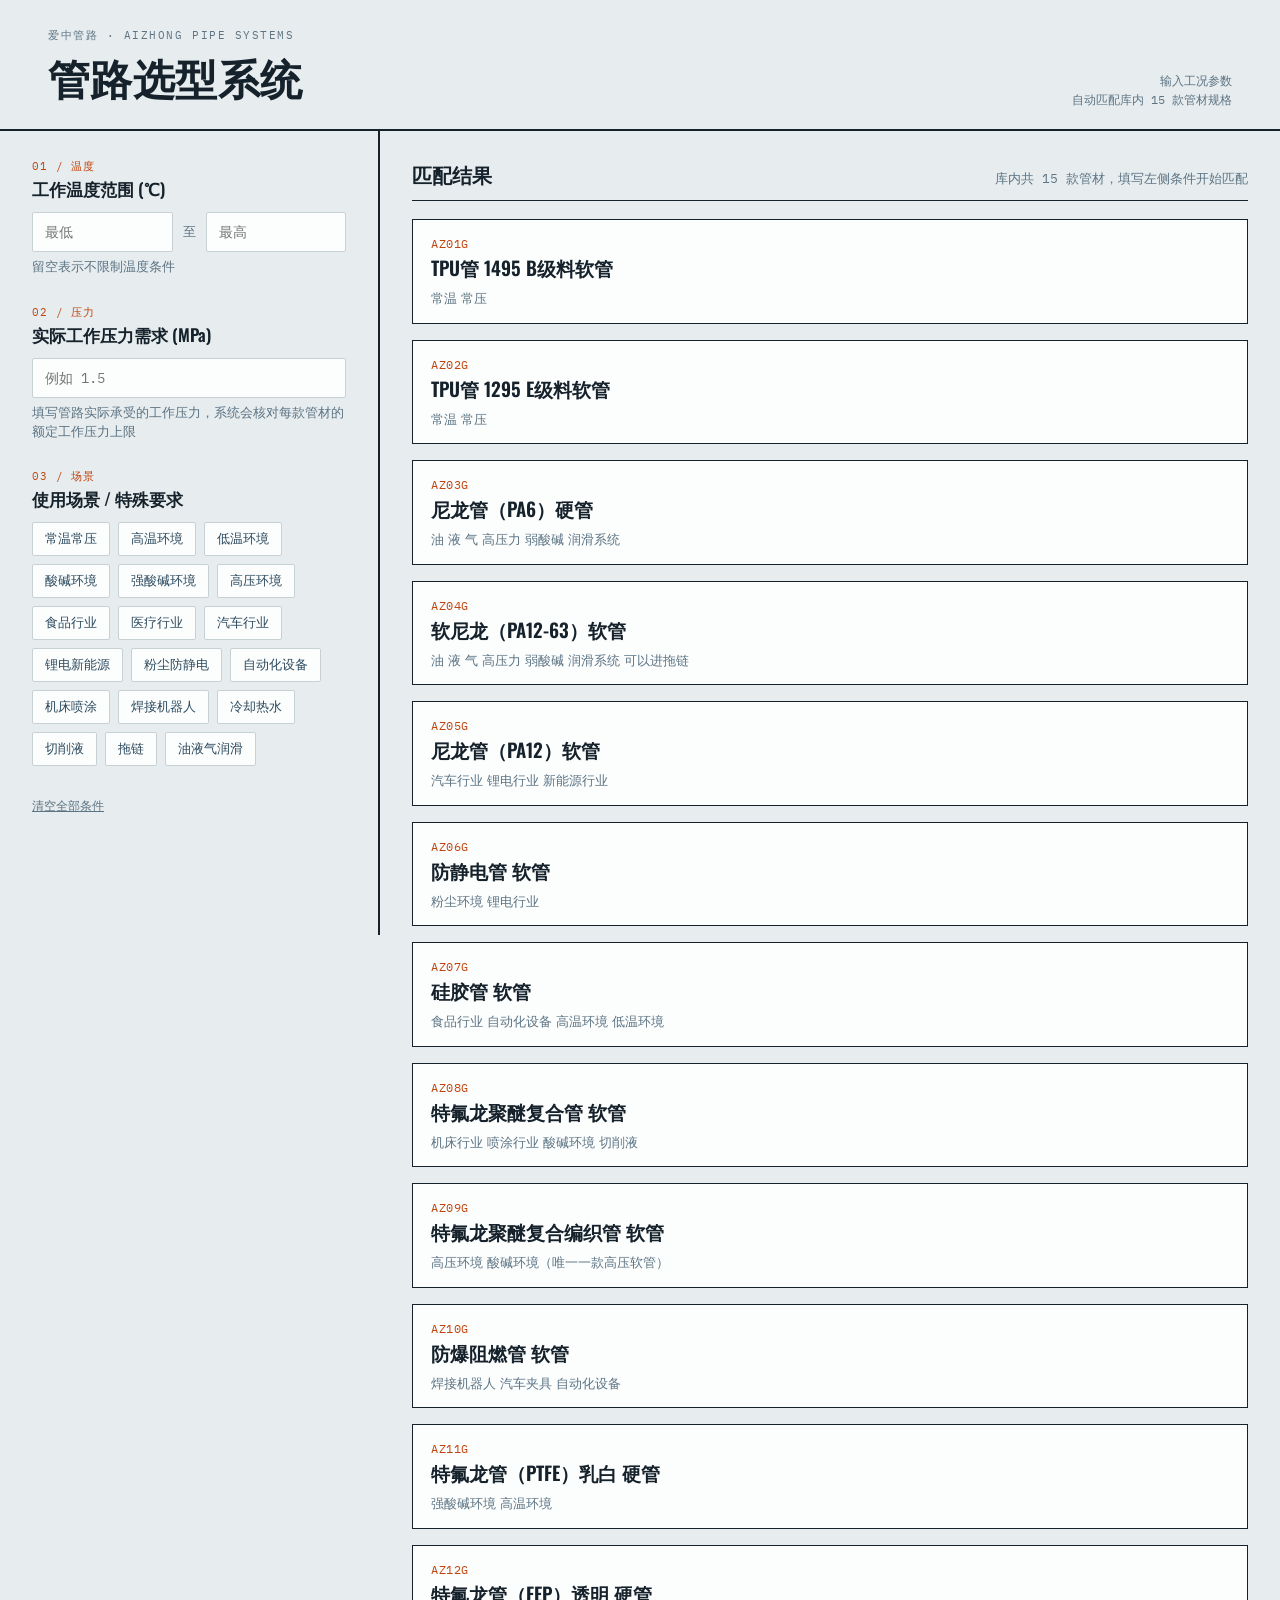
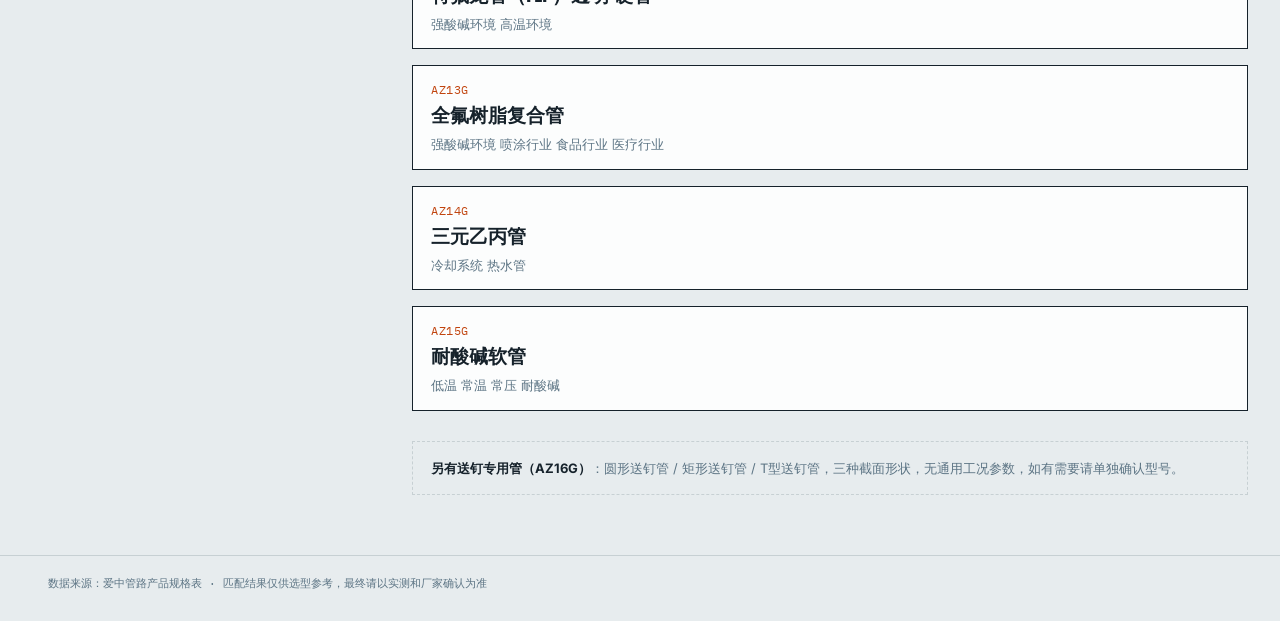
<file: wtf/index.html>
<!DOCTYPE html>
<html lang="zh-CN">
<head>
<meta charset="UTF-8">
<meta name="viewport" content="width=device-width, initial-scale=1.0">
<title>爱中管路 · 管路选型系统</title>
<link rel="preconnect" href="https://fonts.googleapis.com">
<link href="https://fonts.googleapis.com/css2?family=Oswald:wght@500;600;700&family=IBM+Plex+Mono:wght@400;500;600&family=Inter:wght@400;500;600;700&display=swap" rel="stylesheet">
<style>
  :root{
    --bg: #E7ECEE;
    --panel: #FCFDFD;
    --ink: #16222B;
    --steel: #2C4A5E;
    --steel-dim: #5C7484;
    --line: #C7D0D3;
    --accent: #C1440E;
    --accent-dim: #E7A184;
    --good: #2E7D4F;
    --good-bg: #E3F1E8;
    --mid: #B07A12;
    --mid-bg: #F5EBD4;
    --low: #8A97A0;
    --low-bg: #EDEFF0;
  }
  *{box-sizing:border-box;}
  body{
    margin:0;
    background:var(--bg);
    color:var(--ink);
    font-family:'Inter',sans-serif;
    -webkit-font-smoothing:antialiased;
  }
  ::selection{ background:var(--accent-dim); }

  header.top{
    padding:28px clamp(16px,4vw,48px) 20px;
    border-bottom:2px solid var(--ink);
    display:flex;
    justify-content:space-between;
    align-items:flex-end;
    flex-wrap:wrap;
    gap:12px;
  }
  .brand-mark{
    font-family:'IBM Plex Mono',monospace;
    font-size:11px;
    letter-spacing:.14em;
    color:var(--steel-dim);
  }
  h1{
    font-family:'Oswald',sans-serif;
    font-weight:700;
    font-size:clamp(28px,4vw,42px);
    margin:2px 0 0;
    letter-spacing:.01em;
    color:var(--ink);
  }
  .top-right{
    font-family:'IBM Plex Mono',monospace;
    font-size:12px;
    color:var(--steel-dim);
    text-align:right;
    line-height:1.6;
    max-width:280px;
  }

  main{
    display:grid;
    grid-template-columns: 380px 1fr;
    gap:0;
    align-items:start;
  }
  @media (max-width: 880px){
    main{ grid-template-columns: 1fr; }
  }

  .panel-input{
    position:sticky;
    top:0;
    padding:28px clamp(16px,3vw,32px) 40px;
    border-right:2px solid var(--ink);
    min-height:calc(100vh - 96px);
  }
  @media (max-width:880px){
    .panel-input{ position:relative; border-right:none; border-bottom:2px solid var(--ink); min-height:auto; }
  }

  .field-block{ margin-bottom:28px; }
  .field-num{
    font-family:'IBM Plex Mono',monospace;
    font-size:11px;
    color:var(--accent);
    letter-spacing:.08em;
  }
  .field-label{
    font-family:'Oswald',sans-serif;
    font-size:17px;
    font-weight:600;
    margin:2px 0 10px;
  }
  .field-hint{
    font-size:12.5px;
    color:var(--steel-dim);
    margin-top:6px;
    line-height:1.5;
  }

  .range-row{ display:flex; gap:10px; align-items:center; }
  .range-row input[type=number]{
    width:100%;
    padding:10px 12px;
    border:1.5px solid var(--line);
    background:var(--panel);
    font-family:'IBM Plex Mono',monospace;
    font-size:14px;
    color:var(--ink);
    border-radius:2px;
  }
  .range-row input[type=number]:focus{ outline:none; border-color:var(--steel); }
  .range-sep{ color:var(--steel-dim); font-family:'IBM Plex Mono',monospace; font-size:13px; }

  .tag-grid{
    display:flex;
    flex-wrap:wrap;
    gap:8px;
  }
  .tag{
    font-family:'IBM Plex Mono',monospace;
    font-size:12.5px;
    padding:7px 12px;
    border:1.5px solid var(--line);
    background:var(--panel);
    color:var(--steel);
    cursor:pointer;
    user-select:none;
    border-radius:2px;
    transition:border-color .12s, color .12s, background .12s;
  }
  .tag:hover{ border-color:var(--steel); }
  .tag.active{
    background:var(--ink);
    border-color:var(--ink);
    color:#fff;
  }

  .reset-link{
    font-family:'IBM Plex Mono',monospace;
    font-size:12px;
    color:var(--steel-dim);
    text-decoration:underline;
    cursor:pointer;
    background:none;
    border:none;
    padding:0;
    margin-top:4px;
  }
  .reset-link:hover{ color:var(--accent); }

  .panel-results{
    padding:28px clamp(16px,3vw,32px) 60px;
  }
  .results-head{
    display:flex;
    justify-content:space-between;
    align-items:baseline;
    border-bottom:1.5px solid var(--ink);
    padding-bottom:10px;
    margin-bottom:18px;
    flex-wrap:wrap;
    gap:8px;
  }
  .results-head h2{
    font-family:'Oswald',sans-serif;
    font-size:20px;
    margin:0;
    font-weight:600;
  }
  .results-count{
    font-family:'IBM Plex Mono',monospace;
    font-size:12.5px;
    color:var(--steel-dim);
  }

  .card{
    border:1.5px solid var(--ink);
    background:var(--panel);
    margin-bottom:16px;
    animation:rise .32s ease both;
  }
  @keyframes rise{ from{opacity:0; transform:translateY(6px);} to{opacity:1; transform:none;} }

  .card-top{
    display:flex;
    justify-content:space-between;
    align-items:flex-start;
    padding:16px 18px 14px;
    gap:16px;
    cursor:pointer;
  }
  .card-code{
    font-family:'IBM Plex Mono',monospace;
    font-size:12px;
    color:var(--accent);
    letter-spacing:.05em;
  }
  .card-name{
    font-family:'Oswald',sans-serif;
    font-size:19px;
    font-weight:600;
    margin:2px 0 6px;
  }
  .card-scenario{
    font-size:13px;
    color:var(--steel-dim);
    line-height:1.5;
  }
  .badge{
    font-family:'IBM Plex Mono',monospace;
    font-size:11.5px;
    font-weight:600;
    padding:5px 10px;
    border-radius:2px;
    white-space:nowrap;
    letter-spacing:.03em;
  }
  .badge.good{ background:var(--good-bg); color:var(--good); }
  .badge.mid{ background:var(--mid-bg); color:var(--mid); }
  .badge.low{ background:var(--low-bg); color:var(--low); }

  .card-reasons{
    padding:0 18px 14px;
    font-size:12.5px;
    color:var(--steel);
    display:flex;
    flex-wrap:wrap;
    gap:6px 14px;
  }
  .reason{ display:flex; align-items:center; gap:5px; }
  .dot{ width:6px; height:6px; border-radius:50%; flex:none; }
  .dot.good{ background:var(--good); }
  .dot.bad{ background:var(--accent); }

  .spec-table{
    border-top:1.5px solid var(--line);
    display:none;
  }
  .spec-table.open{ display:grid; grid-template-columns: repeat(3, 1fr); }
  @media (max-width:640px){ .spec-table.open{ grid-template-columns: repeat(2,1fr); } }
  .spec-cell{
    padding:12px 18px;
    border-right:1px solid var(--line);
    border-bottom:1px solid var(--line);
  }
  .spec-cell:last-child{ border-right:none; }
  .spec-k{
    font-family:'IBM Plex Mono',monospace;
    font-size:10.5px;
    color:var(--steel-dim);
    letter-spacing:.05em;
    text-transform:uppercase;
    margin-bottom:4px;
  }
  .spec-v{
    font-family:'IBM Plex Mono',monospace;
    font-size:14px;
    color:var(--ink);
  }

  .empty-state{
    padding:60px 20px;
    text-align:center;
    color:var(--steel-dim);
    font-family:'IBM Plex Mono',monospace;
    font-size:13px;
    border:1.5px dashed var(--line);
  }

  .special-note{
    margin-top:30px;
    padding:16px 18px;
    border:1.5px dashed var(--line);
    font-size:13px;
    color:var(--steel-dim);
    line-height:1.6;
  }
  .special-note b{ color:var(--ink); }

  footer{
    padding:20px clamp(16px,4vw,48px) 30px;
    font-family:'IBM Plex Mono',monospace;
    font-size:11px;
    color:var(--steel-dim);
    border-top:1.5px solid var(--line);
  }
</style>
</head>
<body>

<header class="top">
  <div>
    <div class="brand-mark">爱中管路 · AIZHONG PIPE SYSTEMS</div>
    <h1>管路选型系统</h1>
  </div>
  <div class="top-right">
    输入工况参数<br>
    自动匹配库内 15 款管材规格
  </div>
</header>

<main>
  <div class="panel-input">

    <div class="field-block">
      <div class="field-num">01 / 温度</div>
      <div class="field-label">工作温度范围 (℃)</div>
      <div class="range-row">
        <input type="number" id="tempMin" placeholder="最低">
        <span class="range-sep">至</span>
        <input type="number" id="tempMax" placeholder="最高">
      </div>
      <div class="field-hint">留空表示不限制温度条件</div>
    </div>

    <div class="field-block">
      <div class="field-num">02 / 压力</div>
      <div class="field-label">实际工作压力需求 (MPa)</div>
      <div class="range-row">
        <input type="number" id="pressureNeed" placeholder="例如 1.5" step="0.1">
      </div>
      <div class="field-hint">填写管路实际承受的工作压力，系统会核对每款管材的额定工作压力上限</div>
    </div>

    <div class="field-block">
      <div class="field-num">03 / 场景</div>
      <div class="field-label">使用场景 / 特殊要求</div>
      <div class="tag-grid" id="tagGrid"></div>
    </div>

    <button class="reset-link" onclick="resetAll()">清空全部条件</button>
  </div>

  <div class="panel-results">
    <div class="results-head">
      <h2>匹配结果</h2>
      <div class="results-count" id="resultCount"></div>
    </div>
    <div id="results"></div>

    <div class="special-note">
      <b>另有送钉专用管（AZ16G）</b>：圆形送钉管 / 矩形送钉管 / T型送钉管，三种截面形状，无通用工况参数，如有需要请单独确认型号。
    </div>
  </div>
</main>

<footer>数据来源：爱中管路产品规格表 · 匹配结果仅供选型参考，最终请以实测和厂家确认为准</footer>

<script>
const PIPES = [
  {code:'AZ01G', name:'TPU管 1495 B级料软管', tempMin:-30, tempMax:60, burstMin:3.0, burstMax:4.5, tear:'180kg/cm²', abrasion:'25~35mg', pressureOp:1.2, pressureSign:'<', tensile:'650kg/cm²', elong:'500%~620%', hardness:'95A（邵氏）', scenarioText:'常温 常压', tags:['常温常压']},
  {code:'AZ02G', name:'TPU管 1295 E级料软管', tempMin:-30, tempMax:60, burstMin:3.0, burstMax:4.5, tear:'150kg/cm²', abrasion:'30~40mg', pressureOp:1.0, pressureSign:'<', tensile:'550kg/cm²', elong:'400%~500%', hardness:'95A（邵氏）', scenarioText:'常温 常压', tags:['常温常压']},
  {code:'AZ03G', name:'尼龙管（PA6）硬管', tempMin:-35, tempMax:125, burstMin:6.0, burstMax:8.0, tear:'260kg/cm²', abrasion:'40~45mg', pressureOp:3.5, pressureSign:'<', tensile:'430kg/cm²', elong:'100%~200%', hardness:'65D±5', scenarioText:'油 液 气 高压力 弱酸碱 润滑系统', tags:['油液气润滑','高压环境','酸碱环境']},
  {code:'AZ04G', name:'软尼龙（PA12-63）软管', tempMin:-35, tempMax:125, burstMin:4.0, burstMax:6.0, tear:'230kg/cm²', abrasion:'30~40mg', pressureOp:2.5, pressureSign:'<', tensile:'750kg/cm²', elong:'150%~220%', hardness:'55D±5', scenarioText:'油 液 气 高压力 弱酸碱 润滑系统 可以进拖链', tags:['油液气润滑','高压环境','酸碱环境','拖链']},
  {code:'AZ05G', name:'尼龙管（PA12）软管', tempMin:-35, tempMax:120, burstMin:4.0, burstMax:6.0, tear:'240kg/cm²', abrasion:'30~40mg', pressureOp:3.0, pressureSign:'<', tensile:'800kg/cm²', elong:'160%~230%', hardness:'55D±5', scenarioText:'汽车行业 锂电行业 新能源行业', tags:['汽车行业','锂电新能源']},
  {code:'AZ06G', name:'防静电管 软管', tempMin:-30, tempMax:60, burstMin:3.0, burstMax:4.5, tear:'150kg/cm²', abrasion:'30~40mg', pressureOp:1.0, pressureSign:'>', tensile:'550kg/cm²', elong:'400%~500%', hardness:'95A（邵氏）', scenarioText:'粉尘环境 锂电行业', tags:['粉尘防静电','锂电新能源']},
  {code:'AZ07G', name:'硅胶管 软管', tempMin:-50, tempMax:200, burstMin:1.5, burstMax:2.0, tear:'130kg/cm²', abrasion:'20~30mg', pressureOp:0.8, pressureSign:'<', tensile:'300kg/cm²', elong:'600%~700%', hardness:'80A（邵氏）', scenarioText:'食品行业 自动化设备 高温环境 低温环境', tags:['食品行业','自动化设备','高温环境','低温环境']},
  {code:'AZ08G', name:'特氟龙聚醚复合管 软管', tempMin:-35, tempMax:80, burstMin:4.0, burstMax:6.0, tear:'200kg/cm²', abrasion:'25~35mg', pressureOp:2.0, pressureSign:'<', tensile:'680kg/cm²', elong:'150%~220%', hardness:'90A（邵氏）', scenarioText:'机床行业 喷涂行业 酸碱环境 切削液', tags:['机床喷涂','酸碱环境','切削液']},
  {code:'AZ09G', name:'特氟龙聚醚复合编织管 软管', tempMin:-35, tempMax:110, burstMin:12, burstMax:16, tear:'280kg/cm²', abrasion:'25~35mg', pressureOp:4.0, pressureSign:'<', tensile:'800kg/cm²', elong:'100%~200%', hardness:'95A（邵氏）', scenarioText:'高压环境 酸碱环境（唯一一款高压软管）', tags:['高压环境','酸碱环境']},
  {code:'AZ10G', name:'防爆阻燃管 软管', tempMin:-30, tempMax:90, burstMin:3.0, burstMax:4.5, tear:'180kg/cm²', abrasion:'30~40mg', pressureOp:1.0, pressureSign:'<', tensile:'550kg/cm²', elong:'400%~500%', hardness:'95A（邵氏）', scenarioText:'焊接机器人 汽车夹具 自动化设备', tags:['焊接机器人','汽车行业','自动化设备']},
  {code:'AZ11G', name:'特氟龙管（PTFE）乳白 硬管', tempMin:-35, tempMax:230, burstMin:4.0, burstMax:6.0, tear:'210kg/cm²', abrasion:'40~45mg', pressureOp:2.0, pressureSign:'<', tensile:'750kg/cm²', elong:'100%~200%', hardness:'65D±5', scenarioText:'强酸碱环境 高温环境', tags:['强酸碱环境','高温环境']},
  {code:'AZ12G', name:'特氟龙管（FEP）透明 硬管', tempMin:-35, tempMax:200, burstMin:4.0, burstMax:6.0, tear:'210kg/cm²', abrasion:'40~45mg', pressureOp:2.0, pressureSign:'<', tensile:'750kg/cm²', elong:'150%~220%', hardness:'65D±5', scenarioText:'强酸碱环境 高温环境', tags:['强酸碱环境','高温环境']},
  {code:'AZ13G', name:'全氟树脂复合管', tempMin:-35, tempMax:60, burstMin:4.0, burstMax:6.0, tear:'210kg/cm²', abrasion:'40~45mg', pressureOp:2.0, pressureSign:'<', tensile:'750kg/cm²', elong:'100%~200%', hardness:'55D±5', scenarioText:'强酸碱环境 喷涂行业 食品行业 医疗行业', tags:['强酸碱环境','机床喷涂','食品行业','医疗行业']},
  {code:'AZ14G', name:'三元乙丙管', tempMin:0, tempMax:100, burstMin:2.0, burstMax:3.0, tear:'190kg/cm²', abrasion:'15~25mg', pressureOp:1.0, pressureSign:'<', tensile:'500kg/cm²', elong:'200%~350%', hardness:'60A', scenarioText:'冷却系统 热水管', tags:['冷却热水']},
  {code:'AZ15G', name:'耐酸碱软管', tempMin:-30, tempMax:60, burstMin:2.5, burstMax:3.5, tear:'180kg/cm²', abrasion:'25~35mg', pressureOp:1.0, pressureSign:'<', tensile:'650kg/cm²', elong:'500%~620%', hardness:'90A', scenarioText:'低温 常温 常压 耐酸碱', tags:['常温常压','低温环境','酸碱环境']},
];

const TAG_LABELS = [
  '常温常压','高温环境','低温环境','酸碱环境','强酸碱环境','高压环境',
  '食品行业','医疗行业','汽车行业','锂电新能源','粉尘防静电',
  '自动化设备','机床喷涂','焊接机器人','冷却热水','切削液','拖链','油液气润滑'
];

let selectedTags = new Set();

function buildTagGrid(){
  const grid = document.getElementById('tagGrid');
  grid.innerHTML = '';
  TAG_LABELS.forEach(label=>{
    const el = document.createElement('div');
    el.className = 'tag';
    el.textContent = label;
    el.onclick = ()=>{
      if(selectedTags.has(label)){ selectedTags.delete(label); el.classList.remove('active'); }
      else { selectedTags.add(label); el.classList.add('active'); }
      render();
    };
    grid.appendChild(el);
  });
}

function resetAll(){
  document.getElementById('tempMin').value='';
  document.getElementById('tempMax').value='';
  document.getElementById('pressureNeed').value='';
  selectedTags.clear();
  document.querySelectorAll('.tag').forEach(t=>t.classList.remove('active'));
  render();
}

function evaluate(pipe, tempMin, tempMax, pressureNeed, tags){
  let score = 0, maxScore = 0;
  let reasons = [];
  let hasAnyInput = false;

  // temperature check
  if(tempMin !== null || tempMax !== null){
    hasAnyInput = true;
    maxScore += 40;
    const needMin = tempMin !== null ? tempMin : pipe.tempMin;
    const needMax = tempMax !== null ? tempMax : pipe.tempMax;
    if(pipe.tempMin <= needMin && pipe.tempMax >= needMax){
      score += 40;
      reasons.push({good:true, text:`温度范围覆盖 ${pipe.tempMin}~${pipe.tempMax}℃`});
    } else {
      const overlap = Math.min(pipe.tempMax, needMax) - Math.max(pipe.tempMin, needMin);
      if(overlap > 0){
        score += 15;
        reasons.push({good:false, text:`温度范围仅部分覆盖（管材 ${pipe.tempMin}~${pipe.tempMax}℃）`});
      } else {
        reasons.push({good:false, text:`温度范围不满足（管材 ${pipe.tempMin}~${pipe.tempMax}℃）`});
      }
    }
  }

  // pressure check
  if(pressureNeed !== null){
    hasAnyInput = true;
    maxScore += 35;
    let ok;
    if(pipe.pressureSign === '<'){ ok = pressureNeed <= pipe.pressureOp; }
    else { ok = pressureNeed >= pipe.pressureOp; }
    if(ok){
      score += 35;
      reasons.push({good:true, text:`工作压力额定 ${pipe.pressureSign}${pipe.pressureOp}MPa，满足需求`});
    } else {
      reasons.push({good:false, text:`工作压力额定 ${pipe.pressureSign}${pipe.pressureOp}MPa，与需求不符`});
    }
  }

  // scenario tags
  if(tags.size > 0){
    hasAnyInput = true;
    maxScore += 25;
    const matched = [...tags].filter(t=>pipe.tags.includes(t));
    const ratio = matched.length / tags.size;
    score += ratio * 25;
    if(matched.length > 0){
      reasons.push({good:true, text:`适用场景匹配：${matched.join(' / ')}`});
    } else {
      reasons.push({good:false, text:'所选场景标签均未匹配'});
    }
  }

  const pct = maxScore > 0 ? Math.round((score/maxScore)*100) : null;
  return {pct, reasons, hasAnyInput};
}

function render(){
  const tempMin = document.getElementById('tempMin').value === '' ? null : parseFloat(document.getElementById('tempMin').value);
  const tempMax = document.getElementById('tempMax').value === '' ? null : parseFloat(document.getElementById('tempMax').value);
  const pressureNeed = document.getElementById('pressureNeed').value === '' ? null : parseFloat(document.getElementById('pressureNeed').value);

  const results = document.getElementById('results');
  const anyInput = (tempMin!==null || tempMax!==null || pressureNeed!==null || selectedTags.size>0);

  let scored = PIPES.map(p=>{
    const ev = evaluate(p, tempMin, tempMax, pressureNeed, selectedTags);
    return {pipe:p, ...ev};
  });

  if(anyInput){
    scored.sort((a,b)=> (b.pct ?? 0) - (a.pct ?? 0));
  }

  document.getElementById('resultCount').textContent = anyInput
    ? `共 ${PIPES.length} 款，按匹配度排序`
    : `库内共 ${PIPES.length} 款管材，填写左侧条件开始匹配`;

  results.innerHTML = '';

  scored.forEach((item, idx)=>{
    const p = item.pipe;
    const card = document.createElement('div');
    card.className = 'card';
    card.style.animationDelay = (idx*0.03)+'s';

    let badgeHtml = '';
    if(anyInput && item.pct !== null){
      let cls = 'low', label = '匹配度低';
      if(item.pct >= 75){ cls='good'; label='高匹配'; }
      else if(item.pct >= 40){ cls='mid'; label='部分匹配'; }
      badgeHtml = `<span class="badge ${cls}">${label} · ${item.pct}%</span>`;
    }

    const top = document.createElement('div');
    top.className = 'card-top';
    top.innerHTML = `
      <div>
        <div class="card-code">${p.code}</div>
        <div class="card-name">${p.name}</div>
        <div class="card-scenario">${p.scenarioText}</div>
      </div>
      ${badgeHtml}
    `;
    top.onclick = ()=>{
      const t = card.querySelector('.spec-table');
      t.classList.toggle('open');
    };
    card.appendChild(top);

    if(anyInput && item.reasons.length){
      const reasonsEl = document.createElement('div');
      reasonsEl.className = 'card-reasons';
      reasonsEl.innerHTML = item.reasons.map(r=>`<div class="reason"><span class="dot ${r.good?'good':'bad'}"></span>${r.text}</div>`).join('');
      card.appendChild(reasonsEl);
    }

    const spec = document.createElement('div');
    spec.className = 'spec-table';
    spec.innerHTML = `
      <div class="spec-cell"><div class="spec-k">工作温度</div><div class="spec-v">${p.tempMin}~${p.tempMax}℃</div></div>
      <div class="spec-cell"><div class="spec-k">爆破压力</div><div class="spec-v">${p.burstMin}~${p.burstMax}MPa</div></div>
      <div class="spec-cell"><div class="spec-k">工作压力</div><div class="spec-v">${p.pressureSign}${p.pressureOp}MPa</div></div>
      <div class="spec-cell"><div class="spec-k">撕裂强度</div><div class="spec-v">${p.tear}</div></div>
      <div class="spec-cell"><div class="spec-k">磨损强度</div><div class="spec-v">${p.abrasion}</div></div>
      <div class="spec-cell"><div class="spec-k">拉伸强度</div><div class="spec-v">${p.tensile}</div></div>
      <div class="spec-cell"><div class="spec-k">延展率</div><div class="spec-v">${p.elong}</div></div>
      <div class="spec-cell"><div class="spec-k">硬度</div><div class="spec-v">${p.hardness}</div></div>
      <div class="spec-cell"><div class="spec-k">适用场景</div><div class="spec-v">${p.scenarioText}</div></div>
    `;
    card.appendChild(spec);

    results.appendChild(card);
  });
}

buildTagGrid();
['tempMin','tempMax','pressureNeed'].forEach(id=>{
  document.getElementById(id).addEventListener('input', render);
});
render();
</script>
</body>
</html>
</file>
